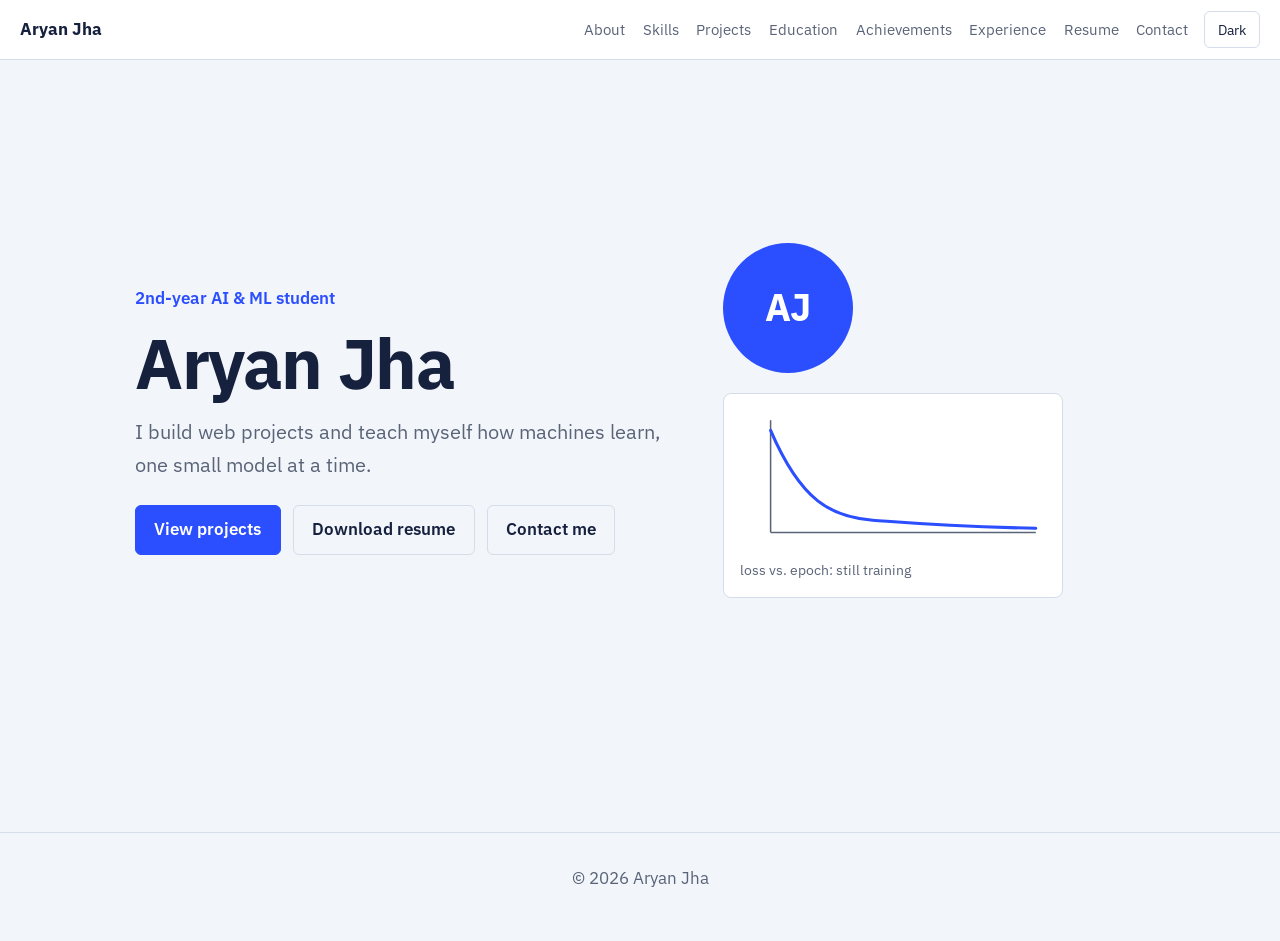
<file: index.html>
<!DOCTYPE html>
<html lang="en">
<head>
  <meta charset="UTF-8">
  <meta name="viewport" content="width=device-width, initial-scale=1">
  <title>Aryan Jha | AI &amp; ML Student</title>
  <meta name="description" content="Portfolio of Aryan Jha, a second-year AI and Machine Learning student building web projects and learning applied ML.">
  <link rel="preconnect" href="https://fonts.googleapis.com">
  <link href="https://fonts.googleapis.com/css2?family=IBM+Plex+Sans:wght@400;500;600;700&display=swap" rel="stylesheet">
  <link rel="stylesheet" href="style.css">
</head>
<body>
  <header class="nav">
    <a class="brand" href="index.html">Aryan Jha</a>
    <button class="menu-btn" id="menuBtn" aria-label="Toggle menu" aria-expanded="false">Menu</button>
    <nav id="navLinks">
      <a href="about.html">About</a><a href="skills.html">Skills</a><a href="projects.html">Projects</a><a href="education.html">Education</a><a href="achievements.html">Achievements</a><a href="experience.html">Experience</a><a href="resume.html">Resume</a><a href="contact.html">Contact</a>
    </nav>
    <button class="theme-btn" id="themeBtn" aria-label="Switch light or dark theme">Dark</button>
  </header>

  <main>
    <section id="home" class="hero">
      <div class="hero-text">
        <p class="kicker">2nd-year AI &amp; ML student</p>
        <h1>Aryan Jha</h1>
        <p class="tagline">I build web projects and teach myself how machines learn, one small model at a time.</p>
        <div class="cta">
          <a class="btn primary" href="projects.html">View projects</a>
          <a class="btn" href="Aryan_Jha_Resume.pdf" download>Download resume</a>
          <a class="btn" href="contact.html">Contact me</a>
        </div>
      </div>
      <div class="hero-visual">
        <div class="avatar" role="img" aria-label="Profile photo placeholder">AJ</div>
        <!-- Replace the avatar with: <img class="avatar" src="profile.jpg" alt="Aryan Jha"> -->
        <figure class="loss">
          <svg viewBox="0 0 300 140" role="img" aria-label="A training loss curve that falls as epochs increase">
            <line x1="30" y1="10" x2="30" y2="120" class="axis"/>
            <line x1="30" y1="120" x2="290" y2="120" class="axis"/>
            <path class="curve" d="M30 20 C60 90, 90 105, 130 108 S200 114, 290 116"/>
          </svg>
          <figcaption>loss vs. epoch: still training</figcaption>
        </figure>
      </div>
    </section>
  </main>

  <footer><p>&copy; <span id="year"></span> Aryan Jha</p></footer>
  <script src="script.js"></script>
</body>
</html>
</file>
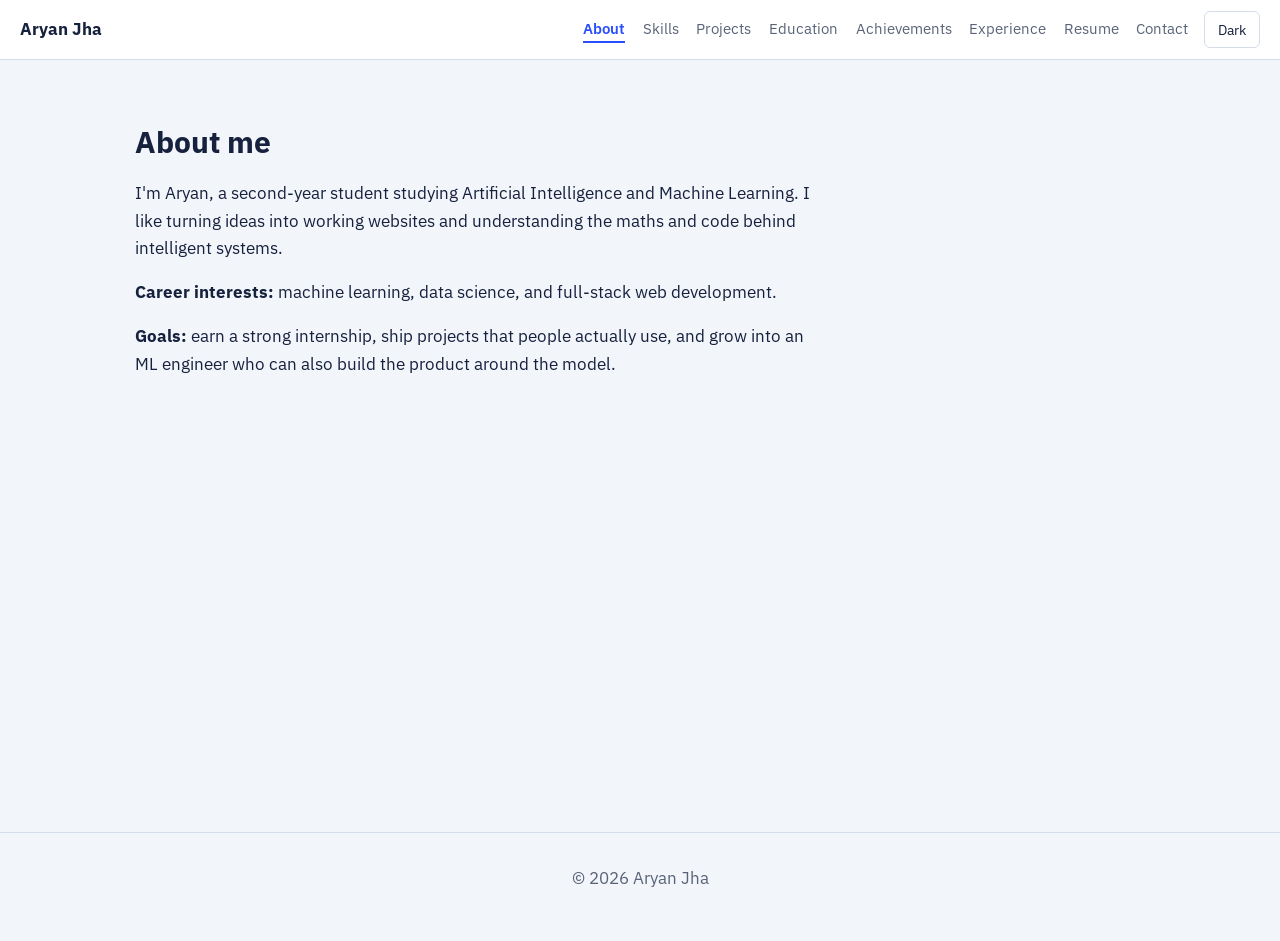
<file: about.html>
<!DOCTYPE html>
<html lang="en">
<head>
  <meta charset="UTF-8">
  <meta name="viewport" content="width=device-width, initial-scale=1">
  <title>About | Aryan Jha</title>
  <meta name="description" content="About page of Aryan Jha, second-year AI and Machine Learning student.">
  <link rel="preconnect" href="https://fonts.googleapis.com">
  <link href="https://fonts.googleapis.com/css2?family=IBM+Plex+Sans:wght@400;500;600;700&display=swap" rel="stylesheet">
  <link rel="stylesheet" href="style.css">
</head>
<body>
  <header class="nav">
    <a class="brand" href="index.html">Aryan Jha</a>
    <button class="menu-btn" id="menuBtn" aria-label="Toggle menu" aria-expanded="false">Menu</button>
    <nav id="navLinks">
      <a href="about.html" aria-current="page">About</a><a href="skills.html">Skills</a><a href="projects.html">Projects</a><a href="education.html">Education</a><a href="achievements.html">Achievements</a><a href="experience.html">Experience</a><a href="resume.html">Resume</a><a href="contact.html">Contact</a>
    </nav>
    <button class="theme-btn" id="themeBtn" aria-label="Switch light or dark theme">Dark</button>
  </header>

  <main>
    <section id="about" class="page-section">
      <h2>About me</h2>
      <p>I'm Aryan, a second-year student studying Artificial Intelligence and Machine Learning. I like turning ideas into working websites and understanding the maths and code behind intelligent systems.</p>
      <p><strong>Career interests:</strong> machine learning, data science, and full-stack web development.</p>
      <p><strong>Goals:</strong> earn a strong internship, ship projects that people actually use, and grow into an ML engineer who can also build the product around the model.</p>
    </section>
  </main>

  <footer><p>&copy; <span id="year"></span> Aryan Jha</p></footer>
  <script src="script.js"></script>
</body>
</html>
</file>
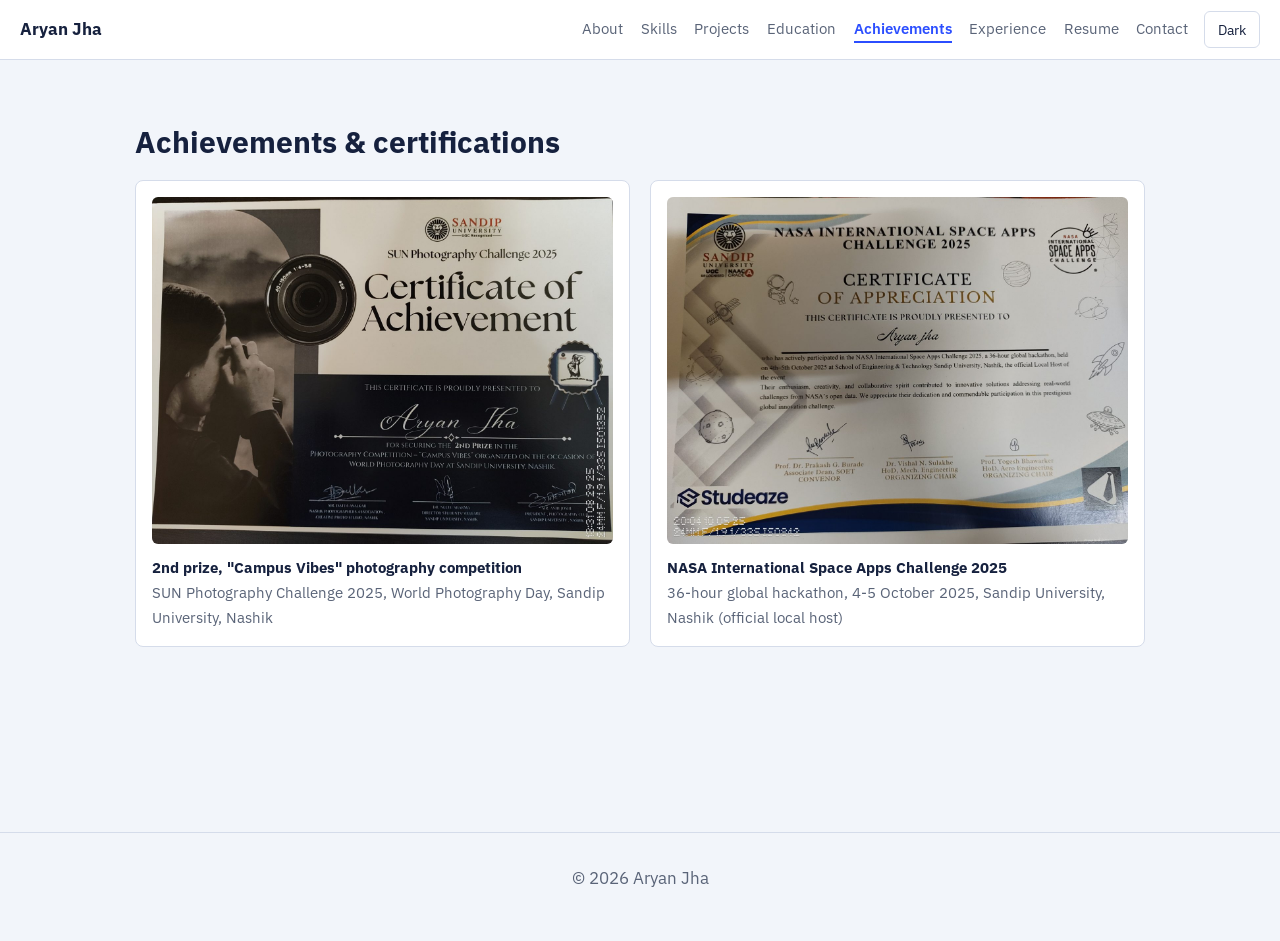
<file: achievements.html>
<!DOCTYPE html>
<html lang="en">
<head>
  <meta charset="UTF-8">
  <meta name="viewport" content="width=device-width, initial-scale=1">
  <title>Achievements | Aryan Jha</title>
  <meta name="description" content="Achievements page of Aryan Jha, second-year AI and Machine Learning student.">
  <link rel="preconnect" href="https://fonts.googleapis.com">
  <link href="https://fonts.googleapis.com/css2?family=IBM+Plex+Sans:wght@400;500;600;700&display=swap" rel="stylesheet">
  <link rel="stylesheet" href="style.css">
</head>
<body>
  <header class="nav">
    <a class="brand" href="index.html">Aryan Jha</a>
    <button class="menu-btn" id="menuBtn" aria-label="Toggle menu" aria-expanded="false">Menu</button>
    <nav id="navLinks">
      <a href="about.html">About</a><a href="skills.html">Skills</a><a href="projects.html">Projects</a><a href="education.html">Education</a><a href="achievements.html" aria-current="page">Achievements</a><a href="experience.html">Experience</a><a href="resume.html">Resume</a><a href="contact.html">Contact</a>
    </nav>
    <button class="theme-btn" id="themeBtn" aria-label="Switch light or dark theme">Dark</button>
  </header>

  <main>
    <section id="achievements" class="page-section">
      <h2>Achievements &amp; certifications</h2>
      <div class="cert-grid">
        <figure class="cert">
          <a href="photography-2nd-prize.jpg" target="_blank" rel="noopener">
            <img src="photography-2nd-prize.jpg" alt="Certificate of Achievement: 2nd prize in the Campus Vibes photography competition, SUN Photography Challenge 2025" loading="lazy">
          </a>
          <figcaption><strong>2nd prize, "Campus Vibes" photography competition</strong><br>SUN Photography Challenge 2025, World Photography Day, Sandip University, Nashik</figcaption>
        </figure>
        <figure class="cert">
          <a href="nasa-space-apps-2025.jpg" target="_blank" rel="noopener">
            <img src="nasa-space-apps-2025.jpg" alt="Certificate of Appreciation for the NASA International Space Apps Challenge 2025" loading="lazy">
          </a>
          <figcaption><strong>NASA International Space Apps Challenge 2025</strong><br>36-hour global hackathon, 4-5 October 2025, Sandip University, Nashik (official local host)</figcaption>
        </figure>
      </div>
    </section>
  </main>

  <footer><p>&copy; <span id="year"></span> Aryan Jha</p></footer>
  <script src="script.js"></script>
</body>
</html>
</file>
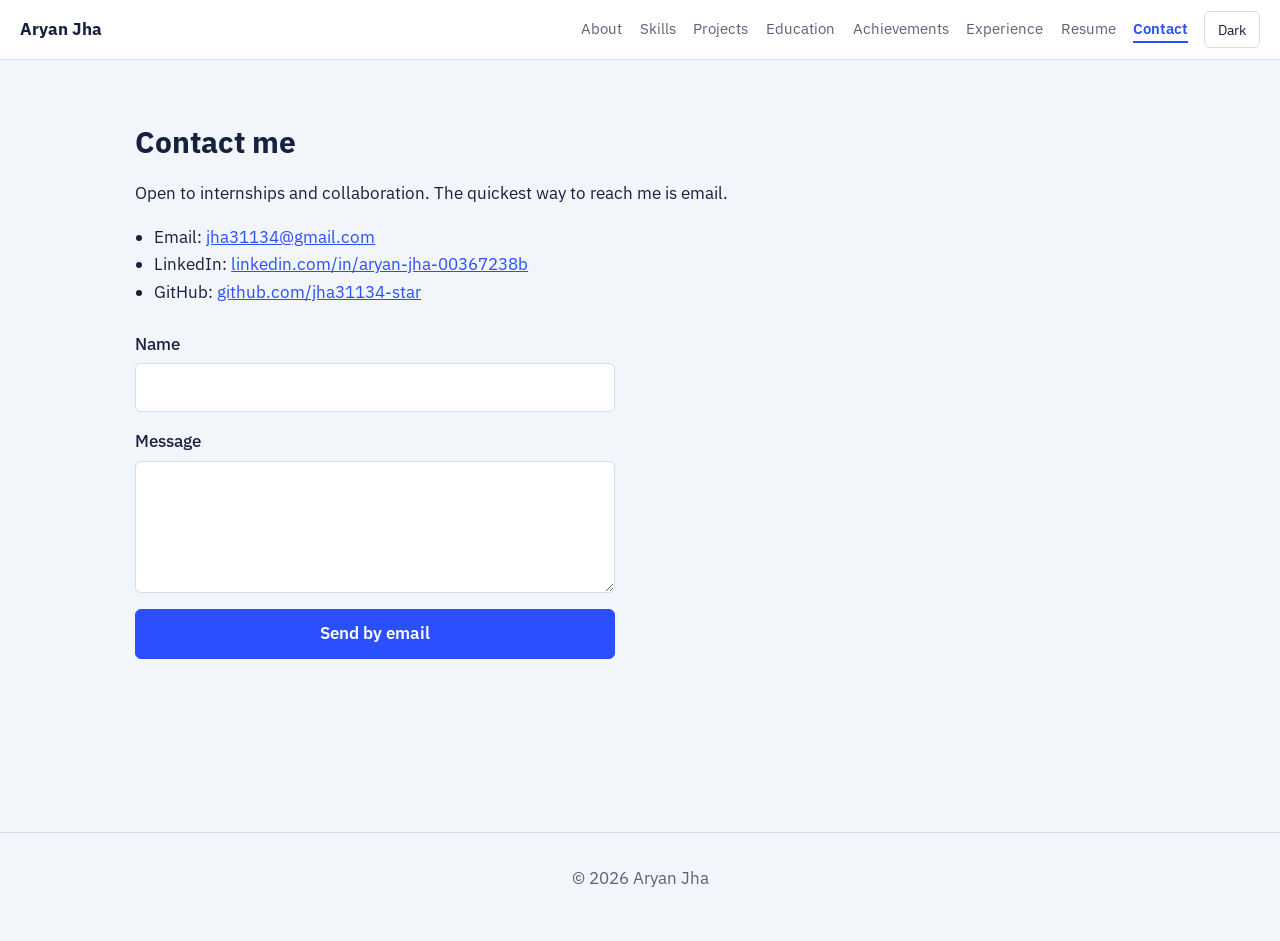
<file: contact.html>
<!DOCTYPE html>
<html lang="en">
<head>
  <meta charset="UTF-8">
  <meta name="viewport" content="width=device-width, initial-scale=1">
  <title>Contact | Aryan Jha</title>
  <meta name="description" content="Contact page of Aryan Jha, second-year AI and Machine Learning student.">
  <link rel="preconnect" href="https://fonts.googleapis.com">
  <link href="https://fonts.googleapis.com/css2?family=IBM+Plex+Sans:wght@400;500;600;700&display=swap" rel="stylesheet">
  <link rel="stylesheet" href="style.css">
</head>
<body>
  <header class="nav">
    <a class="brand" href="index.html">Aryan Jha</a>
    <button class="menu-btn" id="menuBtn" aria-label="Toggle menu" aria-expanded="false">Menu</button>
    <nav id="navLinks">
      <a href="about.html">About</a><a href="skills.html">Skills</a><a href="projects.html">Projects</a><a href="education.html">Education</a><a href="achievements.html">Achievements</a><a href="experience.html">Experience</a><a href="resume.html">Resume</a><a href="contact.html" aria-current="page">Contact</a>
    </nav>
    <button class="theme-btn" id="themeBtn" aria-label="Switch light or dark theme">Dark</button>
  </header>

  <main>
    <section id="contact" class="page-section">
      <h2>Contact me</h2>
      <p>Open to internships and collaboration. The quickest way to reach me is email.</p>
      <ul class="plain">
        <li>Email: <a href="mailto:jha31134@gmail.com">jha31134@gmail.com</a></li>
        <li>LinkedIn: <a href="https://www.linkedin.com/in/aryan-jha-00367238b" target="_blank" rel="noopener">linkedin.com/in/aryan-jha-00367238b</a></li>
        <li>GitHub: <a href="https://github.com/jha31134-star" target="_blank" rel="noopener">github.com/jha31134-star</a></li>
      </ul>
      <form id="contactForm" class="contact-form">
        <label>Name <input name="name" required></label>
        <label>Message <textarea name="message" rows="4" required></textarea></label>
        <button class="btn primary" type="submit">Send by email</button>
      </form>
    </section>
  </main>

  <footer><p>&copy; <span id="year"></span> Aryan Jha</p></footer>
  <script src="script.js"></script>
</body>
</html>
</file>
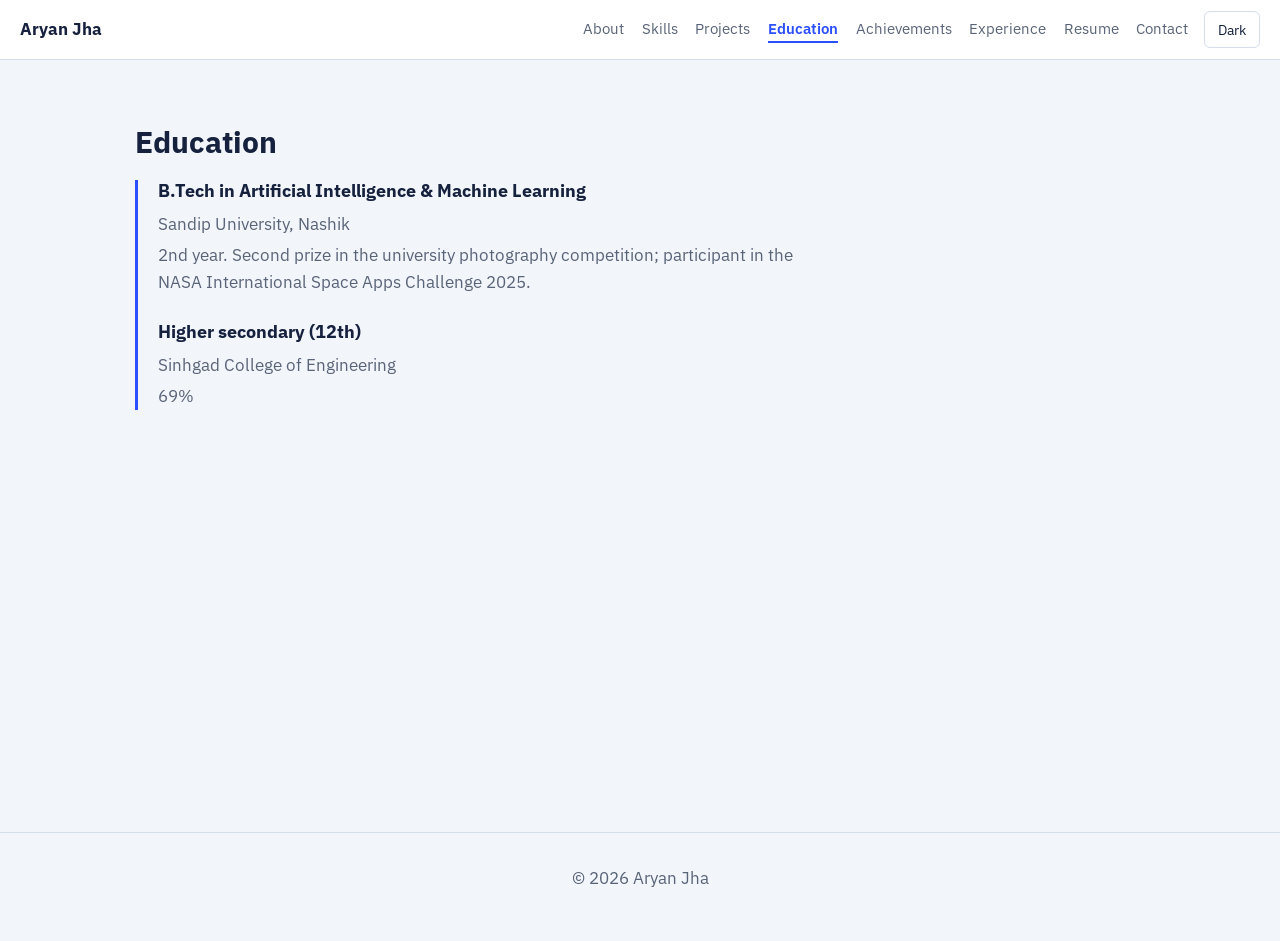
<file: education.html>
<!DOCTYPE html>
<html lang="en">
<head>
  <meta charset="UTF-8">
  <meta name="viewport" content="width=device-width, initial-scale=1">
  <title>Education | Aryan Jha</title>
  <meta name="description" content="Education page of Aryan Jha, second-year AI and Machine Learning student.">
  <link rel="preconnect" href="https://fonts.googleapis.com">
  <link href="https://fonts.googleapis.com/css2?family=IBM+Plex+Sans:wght@400;500;600;700&display=swap" rel="stylesheet">
  <link rel="stylesheet" href="style.css">
</head>
<body>
  <header class="nav">
    <a class="brand" href="index.html">Aryan Jha</a>
    <button class="menu-btn" id="menuBtn" aria-label="Toggle menu" aria-expanded="false">Menu</button>
    <nav id="navLinks">
      <a href="about.html">About</a><a href="skills.html">Skills</a><a href="projects.html">Projects</a><a href="education.html" aria-current="page">Education</a><a href="achievements.html">Achievements</a><a href="experience.html">Experience</a><a href="resume.html">Resume</a><a href="contact.html">Contact</a>
    </nav>
    <button class="theme-btn" id="themeBtn" aria-label="Switch light or dark theme">Dark</button>
  </header>

  <main>
    <section id="education" class="page-section">
      <h2>Education</h2>
      <ol class="timeline">
        <li><h3>B.Tech in Artificial Intelligence &amp; Machine Learning</h3><p>Sandip University, Nashik</p><p>2nd year. Second prize in the university photography competition; participant in the NASA International Space Apps Challenge 2025.</p></li>
        <li><h3>Higher secondary (12th)</h3><p>Sinhgad College of Engineering</p><p>69%</p></li>
      </ol>
    </section>
  </main>

  <footer><p>&copy; <span id="year"></span> Aryan Jha</p></footer>
  <script src="script.js"></script>
</body>
</html>
</file>
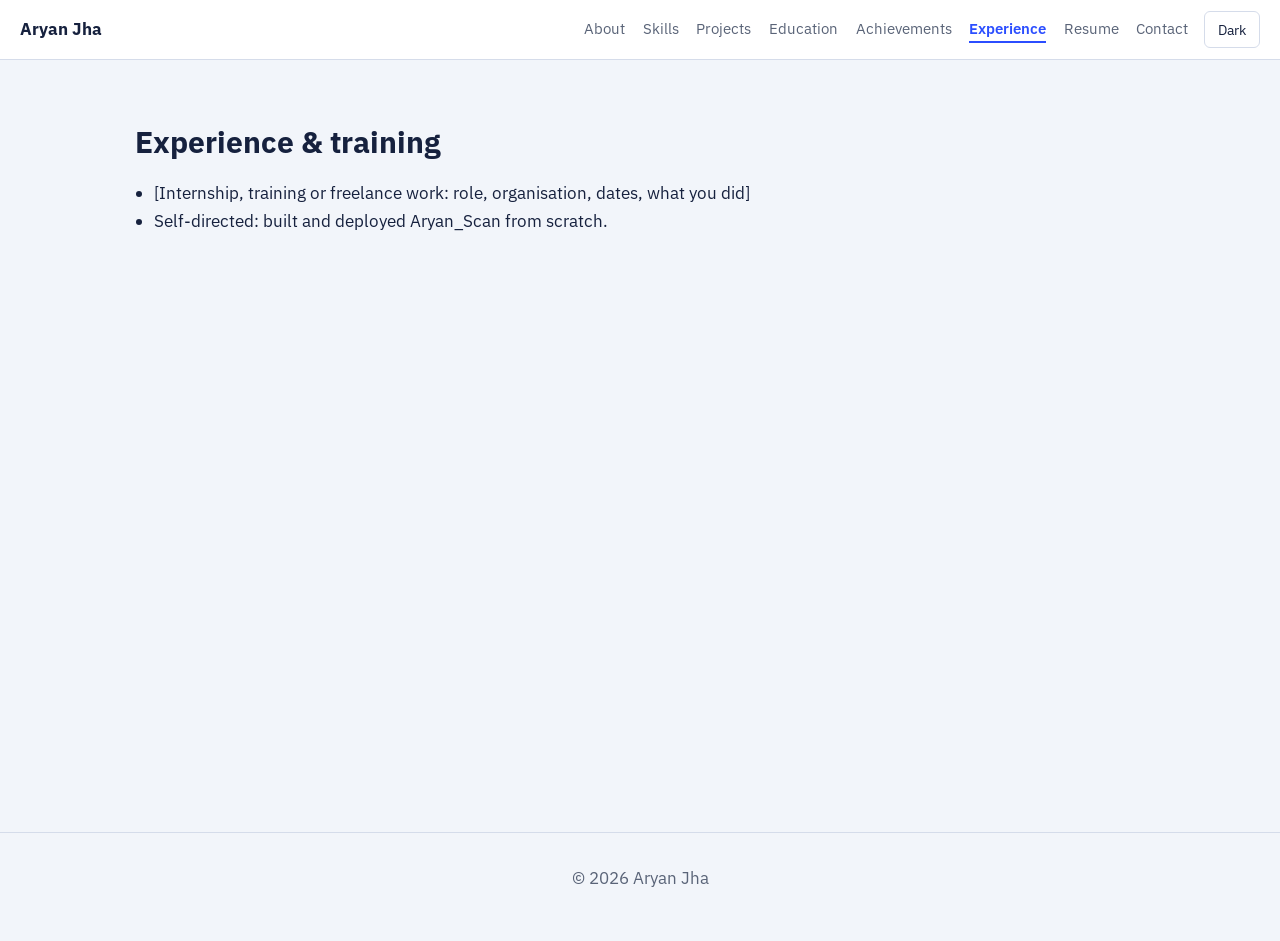
<file: experience.html>
<!DOCTYPE html>
<html lang="en">
<head>
  <meta charset="UTF-8">
  <meta name="viewport" content="width=device-width, initial-scale=1">
  <title>Experience | Aryan Jha</title>
  <meta name="description" content="Experience page of Aryan Jha, second-year AI and Machine Learning student.">
  <link rel="preconnect" href="https://fonts.googleapis.com">
  <link href="https://fonts.googleapis.com/css2?family=IBM+Plex+Sans:wght@400;500;600;700&display=swap" rel="stylesheet">
  <link rel="stylesheet" href="style.css">
</head>
<body>
  <header class="nav">
    <a class="brand" href="index.html">Aryan Jha</a>
    <button class="menu-btn" id="menuBtn" aria-label="Toggle menu" aria-expanded="false">Menu</button>
    <nav id="navLinks">
      <a href="about.html">About</a><a href="skills.html">Skills</a><a href="projects.html">Projects</a><a href="education.html">Education</a><a href="achievements.html">Achievements</a><a href="experience.html" aria-current="page">Experience</a><a href="resume.html">Resume</a><a href="contact.html">Contact</a>
    </nav>
    <button class="theme-btn" id="themeBtn" aria-label="Switch light or dark theme">Dark</button>
  </header>

  <main>
    <section id="experience" class="page-section">
      <h2>Experience &amp; training</h2>
      <ul class="plain">
        <li>[Internship, training or freelance work: role, organisation, dates, what you did]</li>
        <li>Self-directed: built and deployed Aryan_Scan from scratch.</li>
      </ul>
    </section>
  </main>

  <footer><p>&copy; <span id="year"></span> Aryan Jha</p></footer>
  <script src="script.js"></script>
</body>
</html>
</file>
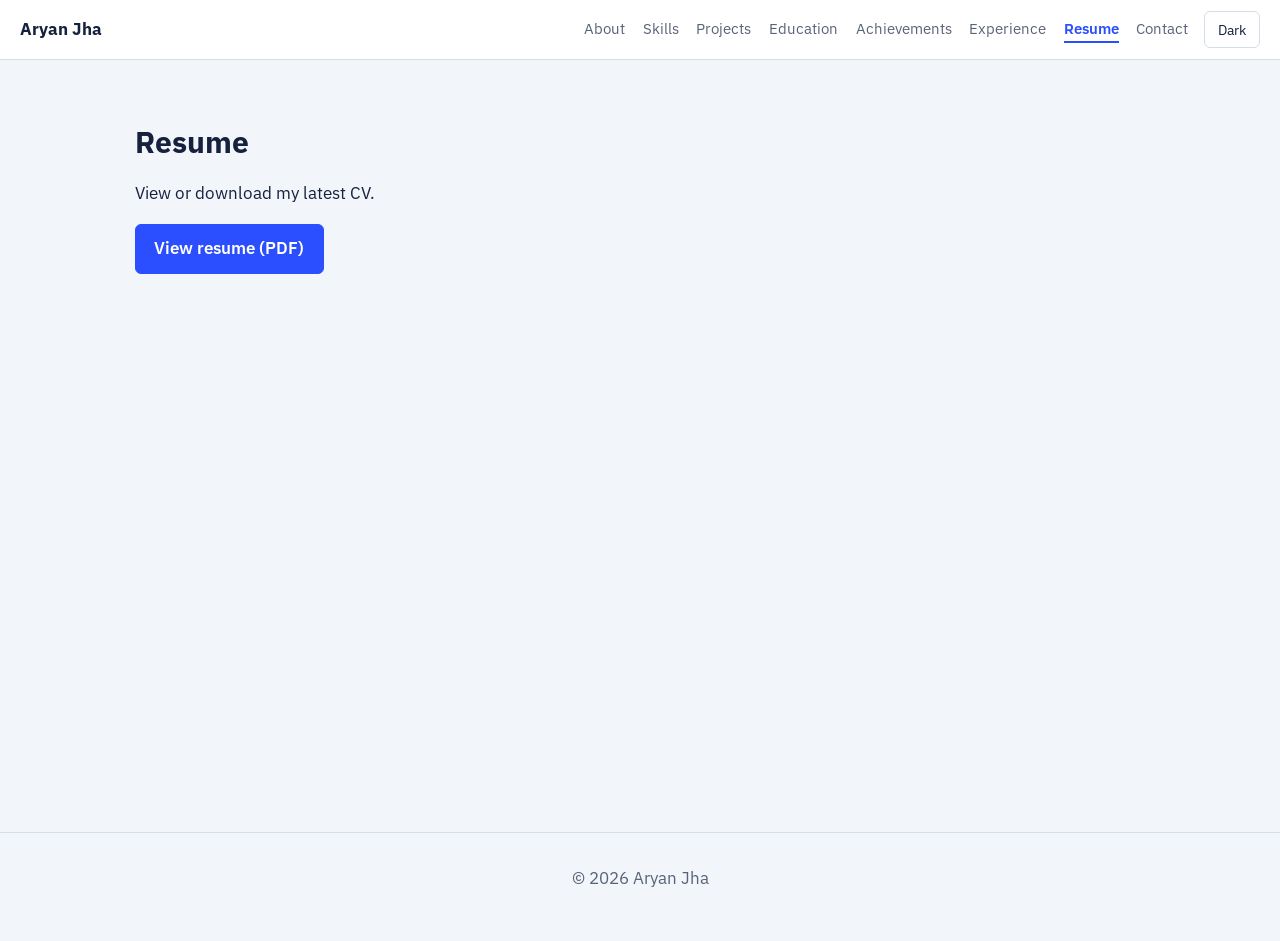
<file: resume.html>
<!DOCTYPE html>
<html lang="en">
<head>
  <meta charset="UTF-8">
  <meta name="viewport" content="width=device-width, initial-scale=1">
  <title>Resume | Aryan Jha</title>
  <meta name="description" content="Resume page of Aryan Jha, second-year AI and Machine Learning student.">
  <link rel="preconnect" href="https://fonts.googleapis.com">
  <link href="https://fonts.googleapis.com/css2?family=IBM+Plex+Sans:wght@400;500;600;700&display=swap" rel="stylesheet">
  <link rel="stylesheet" href="style.css">
</head>
<body>
  <header class="nav">
    <a class="brand" href="index.html">Aryan Jha</a>
    <button class="menu-btn" id="menuBtn" aria-label="Toggle menu" aria-expanded="false">Menu</button>
    <nav id="navLinks">
      <a href="about.html">About</a><a href="skills.html">Skills</a><a href="projects.html">Projects</a><a href="education.html">Education</a><a href="achievements.html">Achievements</a><a href="experience.html">Experience</a><a href="resume.html" aria-current="page">Resume</a><a href="contact.html">Contact</a>
    </nav>
    <button class="theme-btn" id="themeBtn" aria-label="Switch light or dark theme">Dark</button>
  </header>

  <main>
    <section id="resume" class="page-section">
      <h2>Resume</h2>
      <p>View or download my latest CV.</p>
      <p><a class="btn primary" href="Aryan_Jha_Resume.pdf" target="_blank" rel="noopener">View resume (PDF)</a></p>
    </section>
  </main>

  <footer><p>&copy; <span id="year"></span> Aryan Jha</p></footer>
  <script src="script.js"></script>
</body>
</html>
</file>
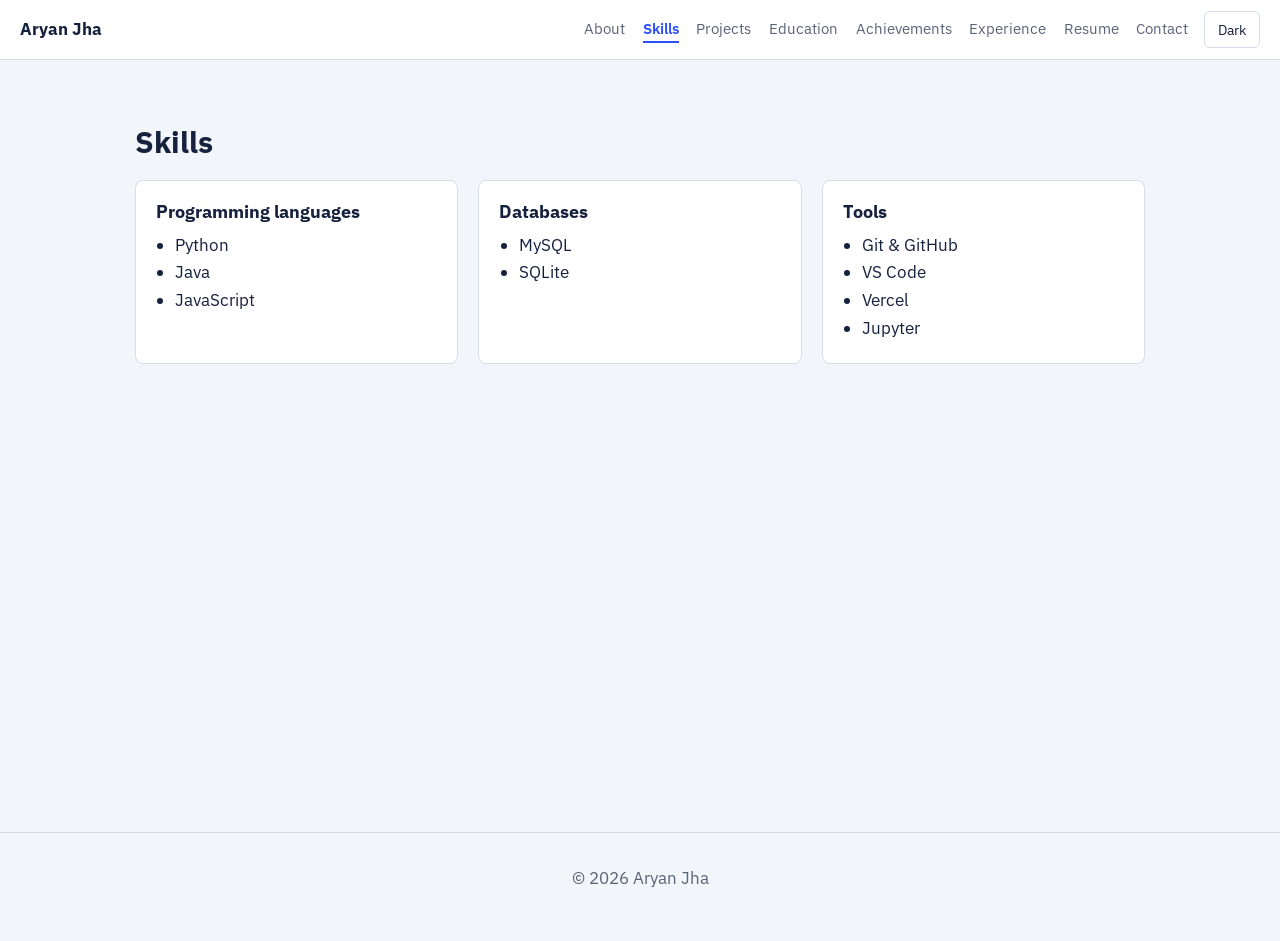
<file: skills.html>
<!DOCTYPE html>
<html lang="en">
<head>
  <meta charset="UTF-8">
  <meta name="viewport" content="width=device-width, initial-scale=1">
  <title>Skills | Aryan Jha</title>
  <meta name="description" content="Skills page of Aryan Jha, second-year AI and Machine Learning student.">
  <link rel="preconnect" href="https://fonts.googleapis.com">
  <link href="https://fonts.googleapis.com/css2?family=IBM+Plex+Sans:wght@400;500;600;700&display=swap" rel="stylesheet">
  <link rel="stylesheet" href="style.css">
</head>
<body>
  <header class="nav">
    <a class="brand" href="index.html">Aryan Jha</a>
    <button class="menu-btn" id="menuBtn" aria-label="Toggle menu" aria-expanded="false">Menu</button>
    <nav id="navLinks">
      <a href="about.html">About</a><a href="skills.html" aria-current="page">Skills</a><a href="projects.html">Projects</a><a href="education.html">Education</a><a href="achievements.html">Achievements</a><a href="experience.html">Experience</a><a href="resume.html">Resume</a><a href="contact.html">Contact</a>
    </nav>
    <button class="theme-btn" id="themeBtn" aria-label="Switch light or dark theme">Dark</button>
  </header>

  <main>
    <section id="skills" class="page-section">
      <h2>Skills</h2>
      <div class="skill-grid">
        <div><h3>Programming languages</h3><ul><li>Python</li><li>Java</li><li>JavaScript</li></ul></div>
        <div><h3>Databases</h3><ul><li>MySQL</li><li>SQLite</li></ul></div>
        <div><h3>Tools</h3><ul><li>Git &amp; GitHub</li><li>VS Code</li><li>Vercel</li><li>Jupyter</li></ul></div>
      </div>
    </section>
  </main>

  <footer><p>&copy; <span id="year"></span> Aryan Jha</p></footer>
  <script src="script.js"></script>
</body>
</html>
</file>
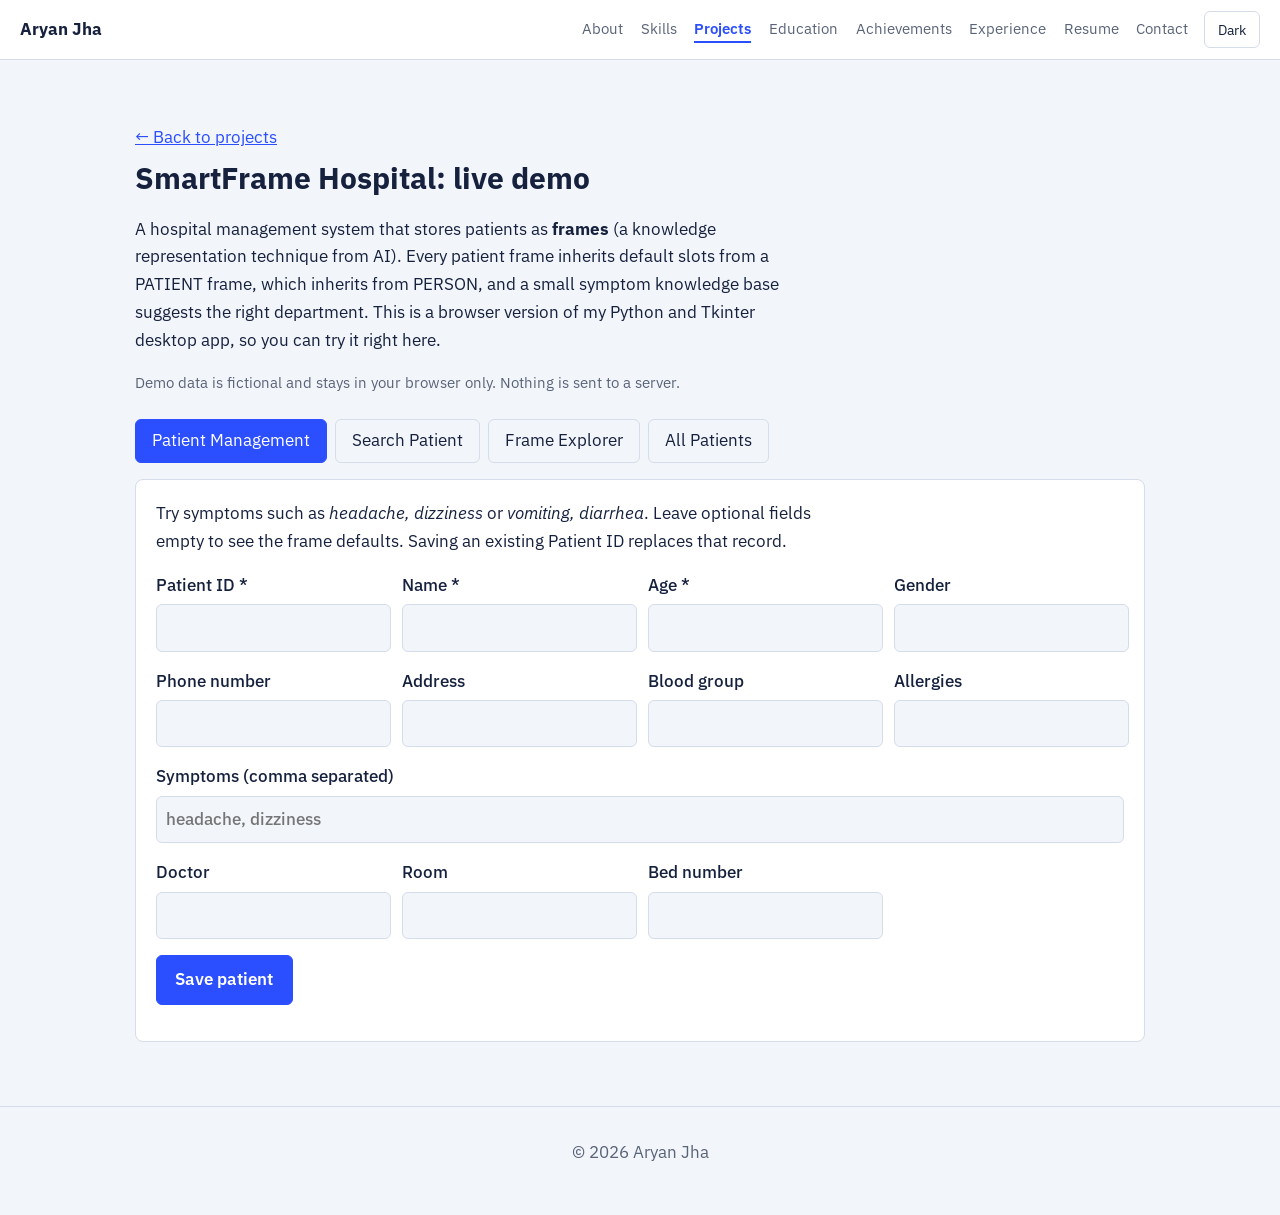
<file: smart-frame-hospital.html>
<!DOCTYPE html>
<html lang="en">
<head>
  <meta charset="UTF-8">
  <meta name="viewport" content="width=device-width, initial-scale=1">
  <title>SmartFrame Hospital demo | Aryan Jha</title>
  <meta name="description" content="Live browser demo of SmartFrame Hospital, a hospital management system built on frame-based knowledge representation.">
  <link rel="preconnect" href="https://fonts.googleapis.com">
  <link href="https://fonts.googleapis.com/css2?family=IBM+Plex+Sans:wght@400;500;600;700&display=swap" rel="stylesheet">
  <link rel="stylesheet" href="style.css">
</head>
<body>
  <header class="nav">
    <a class="brand" href="index.html">Aryan Jha</a>
    <button class="menu-btn" id="menuBtn" aria-label="Toggle menu" aria-expanded="false">Menu</button>
    <nav id="navLinks">
      <a href="about.html">About</a><a href="skills.html">Skills</a><a href="projects.html" aria-current="page">Projects</a><a href="education.html">Education</a><a href="achievements.html">Achievements</a><a href="experience.html">Experience</a><a href="resume.html">Resume</a><a href="contact.html">Contact</a>
    </nav>
    <button class="theme-btn" id="themeBtn" aria-label="Switch light or dark theme">Dark</button>
  </header>

  <main>
    <section id="demo" class="page-section">
      <p class="crumb"><a href="projects.html">&larr; Back to projects</a></p>
      <h2>SmartFrame Hospital: live demo</h2>
      <p>A hospital management system that stores patients as <strong>frames</strong> (a knowledge representation technique from AI). Every patient frame inherits default slots from a PATIENT frame, which inherits from PERSON, and a small symptom knowledge base suggests the right department. This is a browser version of my Python and Tkinter desktop app, so you can try it right here.</p>
      <p class="demo-note">Demo data is fictional and stays in your browser only. Nothing is sent to a server.</p>

      <div class="demo-tabs" role="tablist" aria-label="Demo sections">
        <button class="demo-tab active" role="tab" aria-selected="true" data-panel="panel-add">Patient Management</button>
        <button class="demo-tab" role="tab" aria-selected="false" data-panel="panel-search">Search Patient</button>
        <button class="demo-tab" role="tab" aria-selected="false" data-panel="panel-frames">Frame Explorer</button>
        <button class="demo-tab" role="tab" aria-selected="false" data-panel="panel-all">All Patients</button>
      </div>

      <div class="demo-panel" id="panel-add">
        <p>Try symptoms such as <em>headache, dizziness</em> or <em>vomiting, diarrhea</em>. Leave optional fields empty to see the frame defaults. Saving an existing Patient ID replaces that record.</p>
        <form id="patientForm" class="demo-form">
          <label>Patient ID * <input name="id" required></label>
          <label>Name * <input name="name" required></label>
          <label>Age * <input name="age" inputmode="numeric" required></label>
          <label>Gender <input name="gender"></label>
          <label>Phone number <input name="phone"></label>
          <label>Address <input name="address"></label>
          <label>Blood group <input name="blood"></label>
          <label>Allergies <input name="allergies"></label>
          <label class="wide">Symptoms (comma separated) <input name="symptoms" placeholder="headache, dizziness"></label>
          <label>Doctor <input name="doctor"></label>
          <label>Room <input name="room"></label>
          <label>Bed number <input name="bed"></label>
          <div class="wide"><button class="btn primary" type="submit">Save patient</button></div>
        </form>
        <p id="saveMsg" class="demo-msg" role="status"></p>
      </div>

      <div class="demo-panel" id="panel-search" hidden>
        <div class="demo-search">
          <label>Patient ID <input id="searchId" placeholder="Try P001"></label>
          <button class="btn primary" id="searchBtn" type="button">Search</button>
        </div>
        <div id="searchOut" role="status"></div>
      </div>

      <div class="demo-panel" id="panel-frames" hidden>
        <div id="framesOut"></div>
      </div>

      <div class="demo-panel" id="panel-all" hidden>
        <p><button class="btn" id="resetBtn" type="button">Reset to sample data</button></p>
        <div id="allOut"></div>
      </div>
    </section>
  </main>

  <footer><p>&copy; <span id="year"></span> Aryan Jha</p></footer>
  <script src="script.js"></script>
  <script src="hospital-demo.js"></script>
</body>
</html>
</file>
<file: style.css>
:root {
  --bg: #f2f5fa; --surface: #ffffff; --ink: #16213e; --muted: #5a6478;
  --line: #d5dcea; --accent: #2b4eff; --accent-ink: #ffffff;
  box-sizing: border-box;
}
:root[data-theme="dark"] {
  --bg: #0f1526; --surface: #172038; --ink: #e8ecf7; --muted: #9aa5c0;
  --line: #2a3556; --accent: #7d95ff; --accent-ink: #0f1526;
}
*, *::before, *::after { box-sizing: inherit; }
html { scroll-behavior: smooth; scroll-padding-top: 5rem; }
body {
  margin: 0; background: var(--bg); color: var(--ink);
  font: 400 1.05rem/1.65 "IBM Plex Sans", system-ui, -apple-system, "Segoe UI", sans-serif;
}
a { color: var(--accent); }
a:focus-visible, button:focus-visible, input:focus-visible, textarea:focus-visible {
  outline: 3px solid var(--accent); outline-offset: 2px;
}
h1, h2, h3 { line-height: 1.2; margin: 0 0 .6rem; }
h2 { font-size: 1.9rem; margin-bottom: 1.2rem; }
h3 { font-size: 1.1rem; }
p { max-width: 68ch; margin: 0 0 1rem; }
section { max-width: 1050px; margin: 0 auto; padding: 4rem 1.25rem; }

/* Navigation */
.nav {
  position: sticky; top: 0; z-index: 10; display: flex; align-items: center; gap: 1rem;
  padding: .7rem 1.25rem; background: var(--surface); border-bottom: 1px solid var(--line);
}
.brand { font-weight: 700; text-decoration: none; color: var(--ink); margin-right: auto; }
.nav nav { display: flex; gap: 1.1rem; flex-wrap: wrap; }
.nav nav a { text-decoration: none; color: var(--muted); font-size: .95rem; }
.nav nav a:hover { color: var(--accent); }
.nav nav a[aria-current="page"] { color: var(--accent); font-weight: 600; border-bottom: 2px solid var(--accent); }
.menu-btn { display: none; }
.menu-btn, .theme-btn {
  font: inherit; font-size: .9rem; padding: .35rem .8rem; cursor: pointer;
  background: transparent; color: var(--ink); border: 1px solid var(--line); border-radius: 6px;
}

/* Hero */
.hero { display: grid; grid-template-columns: 1.3fr 1fr; gap: 2.5rem; align-items: center; min-height: 80vh; }
.kicker { color: var(--accent); font-weight: 600; margin-bottom: .5rem; }
h1 { font-size: clamp(2.6rem, 7vw, 4.4rem); letter-spacing: -.02em; }
.tagline { font-size: 1.25rem; color: var(--muted); }
.cta { display: flex; gap: .75rem; flex-wrap: wrap; margin-top: 1.5rem; }
.btn {
  display: inline-block; padding: .65rem 1.15rem; border-radius: 6px; font: inherit; font-weight: 600;
  text-decoration: none; cursor: pointer; color: var(--ink); background: transparent; border: 1px solid var(--line);
}
.btn:hover { border-color: var(--accent); }
.btn.primary { background: var(--accent); color: var(--accent-ink); border-color: var(--accent); }
.hero-visual { display: grid; gap: 1.25rem; justify-items: start; }
.avatar {
  width: 130px; height: 130px; border-radius: 50%; object-fit: cover; display: grid; place-items: center;
  font-size: 2.4rem; font-weight: 700; background: var(--accent); color: var(--accent-ink);
}
.loss { margin: 0; width: 100%; max-width: 340px; padding: 1rem; background: var(--surface); border: 1px solid var(--line); border-radius: 8px; }
.loss svg { width: 100%; height: auto; display: block; }
.loss figcaption { font-size: .85rem; color: var(--muted); margin-top: .4rem; }
.axis { stroke: var(--muted); stroke-width: 1.5; }
.curve { fill: none; stroke: var(--accent); stroke-width: 3; stroke-linecap: round; stroke-dasharray: 400; stroke-dashoffset: 400; animation: draw 2.2s ease-out .3s forwards; }
@keyframes draw { to { stroke-dashoffset: 0; } }

/* Skills, projects, timeline */
.skill-grid, .project-grid { display: grid; gap: 1.25rem; grid-template-columns: repeat(auto-fit, minmax(240px, 1fr)); }
.skill-grid > div, .project { background: var(--surface); border: 1px solid var(--line); border-radius: 8px; padding: 1.25rem; }
.skill-grid ul, .plain { margin: 0; padding-left: 1.2rem; }
.filters { display: flex; gap: .5rem; margin-bottom: 1.25rem; }
.chip { font: inherit; padding: .3rem .9rem; border-radius: 999px; cursor: pointer; color: var(--ink); background: transparent; border: 1px solid var(--line); }
.chip.active { background: var(--accent); color: var(--accent-ink); border-color: var(--accent); }
.project img { width: 100%; aspect-ratio: 16 / 9; object-fit: cover; border-radius: 6px; background: var(--line); margin-bottom: .8rem; }
.project.hidden { display: none; }
.tech { color: var(--muted); font-size: .9rem; }
.links { display: flex; gap: 1rem; margin: 0; }
.timeline { list-style: none; margin: 0; padding: 0 0 0 1.25rem; border-left: 3px solid var(--accent); }
.timeline li { margin-bottom: 1.5rem; }
.timeline p { margin-bottom: .2rem; color: var(--muted); }
.cert-grid { display: grid; gap: 1.25rem; grid-template-columns: repeat(auto-fit, minmax(280px, 1fr)); }
.cert { margin: 0; background: var(--surface); border: 1px solid var(--line); border-radius: 8px; padding: 1rem; }
.cert img { width: 100%; height: auto; display: block; border-radius: 6px; margin-bottom: .7rem; }
.cert figcaption { font-size: .95rem; color: var(--muted); }
.cert figcaption strong { color: var(--ink); }

/* Standalone pages */
.page-section { min-height: 60vh; }
main { min-height: calc(100vh - 8rem); }

/* Contact and footer */
.contact-form { display: grid; gap: 1rem; max-width: 480px; margin-top: 1.5rem; }
.contact-form label { display: grid; gap: .3rem; font-weight: 500; }
.contact-form input, .contact-form textarea {
  font: inherit; padding: .6rem; color: var(--ink); background: var(--surface); border: 1px solid var(--line); border-radius: 6px;
}
footer { text-align: center; padding: 2rem 1rem; color: var(--muted); border-top: 1px solid var(--line); }

/* Responsive */
@media (max-width: 800px) {
  .hero { grid-template-columns: 1fr; min-height: auto; }
  .menu-btn { display: inline-block; }
  .nav { flex-wrap: wrap; }
  .nav nav { display: none; width: 100%; flex-direction: column; order: 5; }
  .nav nav.open { display: flex; }
}
@media (prefers-reduced-motion: reduce) {
  html { scroll-behavior: auto; }
  .curve { animation: none; stroke-dashoffset: 0; }
}

/* SmartFrame Hospital demo */
.crumb { margin-bottom: .5rem; }
.demo-note { color: var(--muted); font-size: .95rem; }
.demo-tabs { display: flex; gap: .5rem; flex-wrap: wrap; margin: 1.5rem 0 1rem; }
.demo-tab { font: inherit; padding: .45rem 1rem; cursor: pointer; color: var(--ink); background: transparent; border: 1px solid var(--line); border-radius: 6px; }
.demo-tab.active { background: var(--accent); color: var(--accent-ink); border-color: var(--accent); }
.demo-panel { background: var(--surface); border: 1px solid var(--line); border-radius: 8px; padding: 1.25rem; }
.demo-panel[hidden] { display: none; }
.demo-form { display: grid; gap: 1rem; grid-template-columns: repeat(auto-fit, minmax(220px, 1fr)); }
.demo-form label, .demo-search label { display: grid; gap: .3rem; font-weight: 500; }
.demo-form .wide { grid-column: 1 / -1; }
.demo-form input, .demo-search input {
  font: inherit; padding: .55rem; color: var(--ink); background: var(--bg); border: 1px solid var(--line); border-radius: 6px;
}
.demo-search { display: flex; gap: .75rem; align-items: end; flex-wrap: wrap; margin-bottom: 1rem; }
.demo-msg { margin: 1rem 0 0; padding: 0; font-weight: 500; }
.demo-msg.ok { color: #1a7f4b; }
.demo-msg.err { color: #c0392b; }
:root[data-theme="dark"] .demo-msg.ok { color: #5fd49a; }
:root[data-theme="dark"] .demo-msg.err { color: #ff8a7a; }
.record { display: grid; grid-template-columns: minmax(130px, 220px) 1fr; gap: .35rem 1rem; margin: 0 0 1.25rem; }
.record dt { color: var(--muted); }
.record dd { margin: 0; overflow-wrap: anywhere; }
.tag { margin-left: .5rem; padding: .05rem .5rem; font-size: .75rem; border: 1px solid var(--line); border-radius: 999px; color: var(--muted); }
.tree { background: var(--bg); border: 1px solid var(--line); border-radius: 6px; padding: .8rem 1rem; overflow-x: auto; }
.table-wrap { overflow-x: auto; }
.records { border-collapse: collapse; font-size: .9rem; min-width: 900px; }
.records th, .records td { text-align: left; padding: .45rem .7rem; border-bottom: 1px solid var(--line); white-space: nowrap; }
.records th { color: var(--muted); font-weight: 600; }

footer p { margin-left: auto; margin-right: auto; }
</file>
